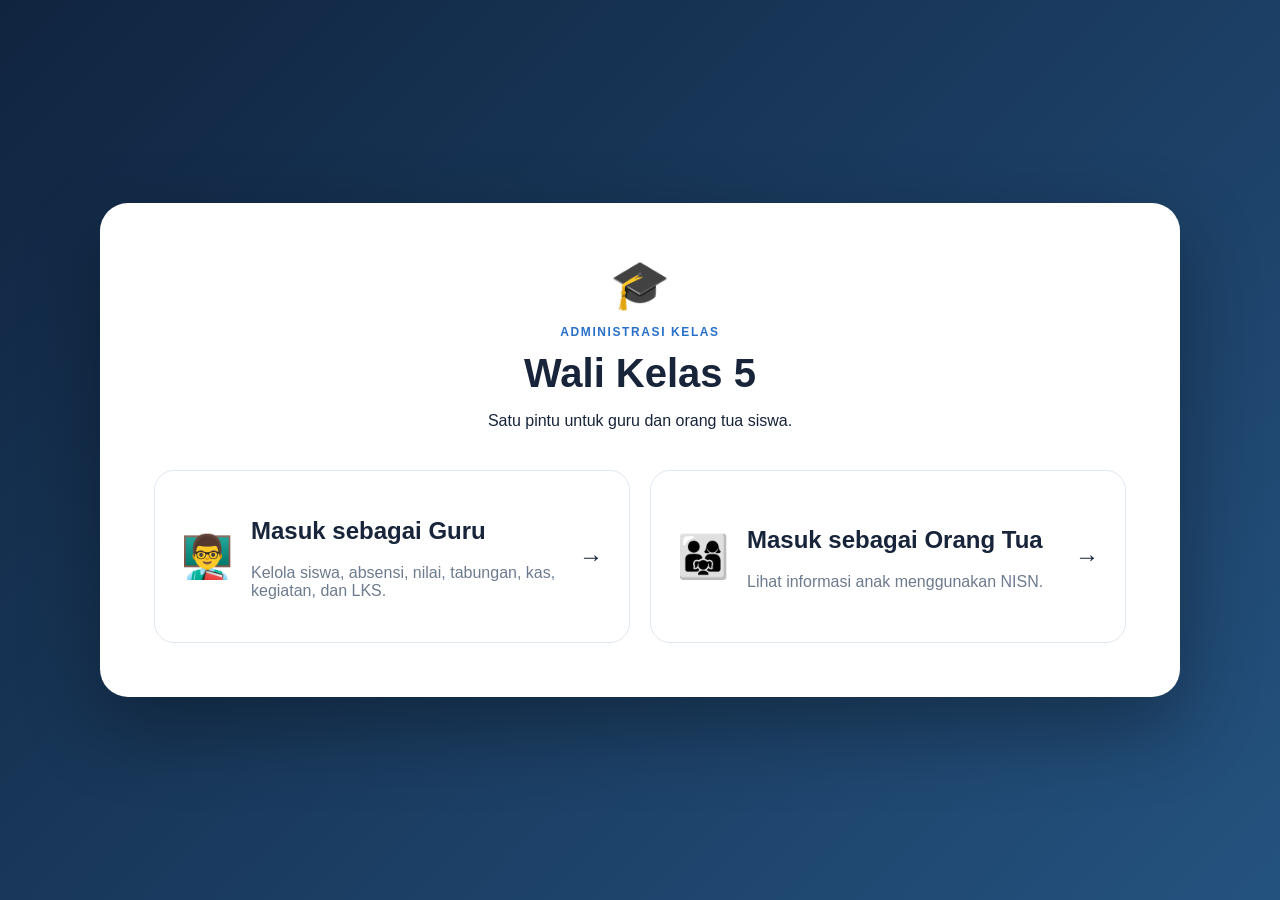
<file: index.html>
<!doctype html><html lang="id"><head><meta charset="utf-8"><meta name="viewport" content="width=device-width,initial-scale=1"><title>Wali Kelas</title><link rel="stylesheet" href="style.css"></head><body class="landing">
<main class="gate"><div class="gate-brand"><div class="big-logo">🎓</div><p class="eyebrow">ADMINISTRASI KELAS</p><h1>Wali Kelas 5</h1><p>Satu pintu untuk guru dan orang tua siswa.</p></div>
<div class="gate-options"><a class="role-card" href="login.html"><span>👨‍🏫</span><div><h2>Masuk sebagai Guru</h2><p>Kelola siswa, absensi, nilai, tabungan, kas, kegiatan, dan LKS.</p></div><b>→</b></a>
<a class="role-card" href="orang-tua.html"><span>👨‍👩‍👧</span><div><h2>Masuk sebagai Orang Tua</h2><p>Lihat informasi anak menggunakan NISN.</p></div><b>→</b></a></div></main></body></html>
</file>
<file: style.css>
*{box-sizing:border-box}body{margin:0;font-family:Inter,Arial,sans-serif;background:#f4f7fb;color:#17243a}button,input,select,textarea{font:inherit}.sidebar{position:fixed;inset:0 auto 0 0;width:250px;background:#122c4d;color:#fff;padding:24px 16px;display:flex;flex-direction:column;overflow:auto}.brand{font-size:18px;padding:10px 8px 25px}.sidebar nav{display:grid;gap:8px}.nav,.logout{border:0;background:transparent;color:#d8e7f8;text-align:left;padding:13px;border-radius:10px;cursor:pointer}.nav.active,.nav:hover{background:#fff2;color:#fff}.logout{margin-top:auto}.main{margin-left:250px;padding:32px;min-height:100vh}.page{display:none}.page.active{display:block}header{display:flex;justify-content:space-between;align-items:center;margin-bottom:24px;gap:15px}header h1{margin:4px 0;font-size:32px}.eyebrow{font-size:12px;letter-spacing:1.6px;font-weight:800;color:#2870c8}.muted{color:#6d7b8e}.stats{display:grid;grid-template-columns:repeat(4,1fr);gap:18px;margin-bottom:22px}.stats article,.panel{background:#fff;border:1px solid #e1e8f0;border-radius:18px;padding:22px;box-shadow:0 8px 24px #24496f0a}.stats article span{font-size:28px}.stats h2{margin:12px 0 4px}.panel{margin-bottom:22px}.quick{display:grid;grid-template-columns:repeat(4,1fr);gap:12px}button{border:0;border-radius:11px;padding:13px 18px;background:#2468b2;color:#fff;font-weight:800;cursor:pointer}input,select,textarea{width:100%;padding:14px;border:1px solid #d6e0ea;border-radius:11px;background:#fff}textarea{min-height:90px;resize:vertical}.table-wrap{overflow:auto;margin-top:18px}table{width:100%;border-collapse:collapse}th,td{padding:13px;border-bottom:1px solid #e5ebf2;text-align:left;white-space:nowrap}th{font-size:12px;color:#64748b;text-transform:uppercase}.small{padding:7px 10px!important;font-size:12px}.danger{background:#c63c3c!important}.grid2{display:grid;grid-template-columns:repeat(2,1fr);gap:10px}.grid{display:grid;grid-template-columns:repeat(3,1fr);gap:10px}.modal{display:none;position:fixed;inset:0;background:#0007;place-items:center;padding:20px}.modal.active{display:grid}.modal-box{width:min(520px,100%);background:#fff;border-radius:20px;padding:28px}.actions{display:flex;justify-content:flex-end;gap:10px;margin-top:18px}.secondary{background:#e9eef4!important;color:#34465c!important}.tabs{display:flex;gap:8px;margin-bottom:18px}.tab{background:#e7edf4;color:#17243a}.tab.active{background:#2468b2;color:#fff}.keu{display:none}.keu.active{display:block}
.identity-grid{display:grid;grid-template-columns:repeat(2,1fr);gap:12px}.present-list{display:grid;grid-template-columns:repeat(5,1fr);gap:10px}.present-item{padding:14px;border:1px solid #e1e8f0;border-radius:12px;display:flex;gap:10px;align-items:center}.present-item b{width:28px;height:28px;border-radius:50%;display:grid;place-items:center;background:#eaf3ff;color:#2468b2}@media(max-width:900px){.sidebar{position:static;width:100%}.main{margin-left:0}.stats,.present-list{grid-template-columns:1fr 1fr}.grid,.grid2,.identity-grid{grid-template-columns:1fr}}
.nilai-toolbar{display:grid;grid-template-columns:1fr 1.3fr 1.4fr 2fr auto;gap:10px;align-items:end}
.nilai-head{display:flex;justify-content:space-between;align-items:center;gap:16px}
.nilai-actions{display:flex;gap:8px;flex-wrap:wrap}
.nilai-massal-input{max-width:150px;font-weight:800;font-size:18px;text-align:center}
@media(max-width:1100px){.nilai-toolbar{grid-template-columns:1fr 1fr}.nilai-toolbar button{grid-column:1/-1}}
@media(max-width:650px){.nilai-toolbar{grid-template-columns:1fr}.nilai-toolbar button{grid-column:auto}.nilai-head{align-items:flex-start;flex-direction:column}}

.mass-toolbar{display:grid;grid-template-columns:1fr 1.2fr 2fr auto auto;gap:10px;align-items:end}
@media(max-width:1100px){.mass-toolbar{grid-template-columns:1fr 1fr}.mass-toolbar button{width:100%}}
@media(max-width:650px){.mass-toolbar{grid-template-columns:1fr}}


/* PEMULIHAN TAMPILAN HALAMAN AWAL & LOGIN */
.landing,.auth-page{
  min-height:100vh;
  background:linear-gradient(135deg,#10243f,#24527f);
  display:grid;
  place-items:center;
  padding:24px;
}
.gate{
  width:min(1080px,100%);
  background:#fff;
  border-radius:28px;
  padding:54px;
  box-shadow:0 30px 80px #0005;
}
.gate-brand{text-align:center;margin-bottom:40px}
.big-logo,.auth-icon{font-size:48px}
.gate h1,.auth-card h1{font-size:40px;margin:8px 0}
.gate-options{display:grid;grid-template-columns:1fr 1fr;gap:20px}
.role-card{
  display:flex;
  align-items:center;
  gap:18px;
  text-decoration:none;
  color:inherit;
  border:1px solid #dfe7f0;
  border-radius:20px;
  padding:26px;
  transition:.2s;
}
.role-card:hover{transform:translateY(-3px);box-shadow:0 14px 35px #1e4f8120}
.role-card>span{font-size:42px}
.role-card b{margin-left:auto;font-size:24px}
.role-card p{color:#6d7b8e}
.auth-card{
  width:min(460px,100%);
  background:#fff;
  border-radius:24px;
  padding:42px;
  box-shadow:0 25px 70px #0005;
}
.back{color:#4e6075;text-decoration:none}
.auth-icon{text-align:center;margin-top:25px}
.auth-card .eyebrow,.auth-card h1,.auth-card>.muted{text-align:center}
.auth-card label{display:block;font-weight:700;margin:18px 0 8px}
.auth-card input{width:100%;padding:14px;border:1px solid #d6e0ea;border-radius:11px}
.auth-card button{border:0;border-radius:11px;padding:13px 18px;background:#2468b2;color:#fff;font-weight:800;cursor:pointer}
.error{color:#c62828;text-align:center}
@media(max-width:850px){.gate-options{grid-template-columns:1fr 1fr}.gate{padding:30px}}
@media(max-width:520px){.gate-options{grid-template-columns:1fr}.gate h1{font-size:32px}.role-card{padding:20px}}
</file>
